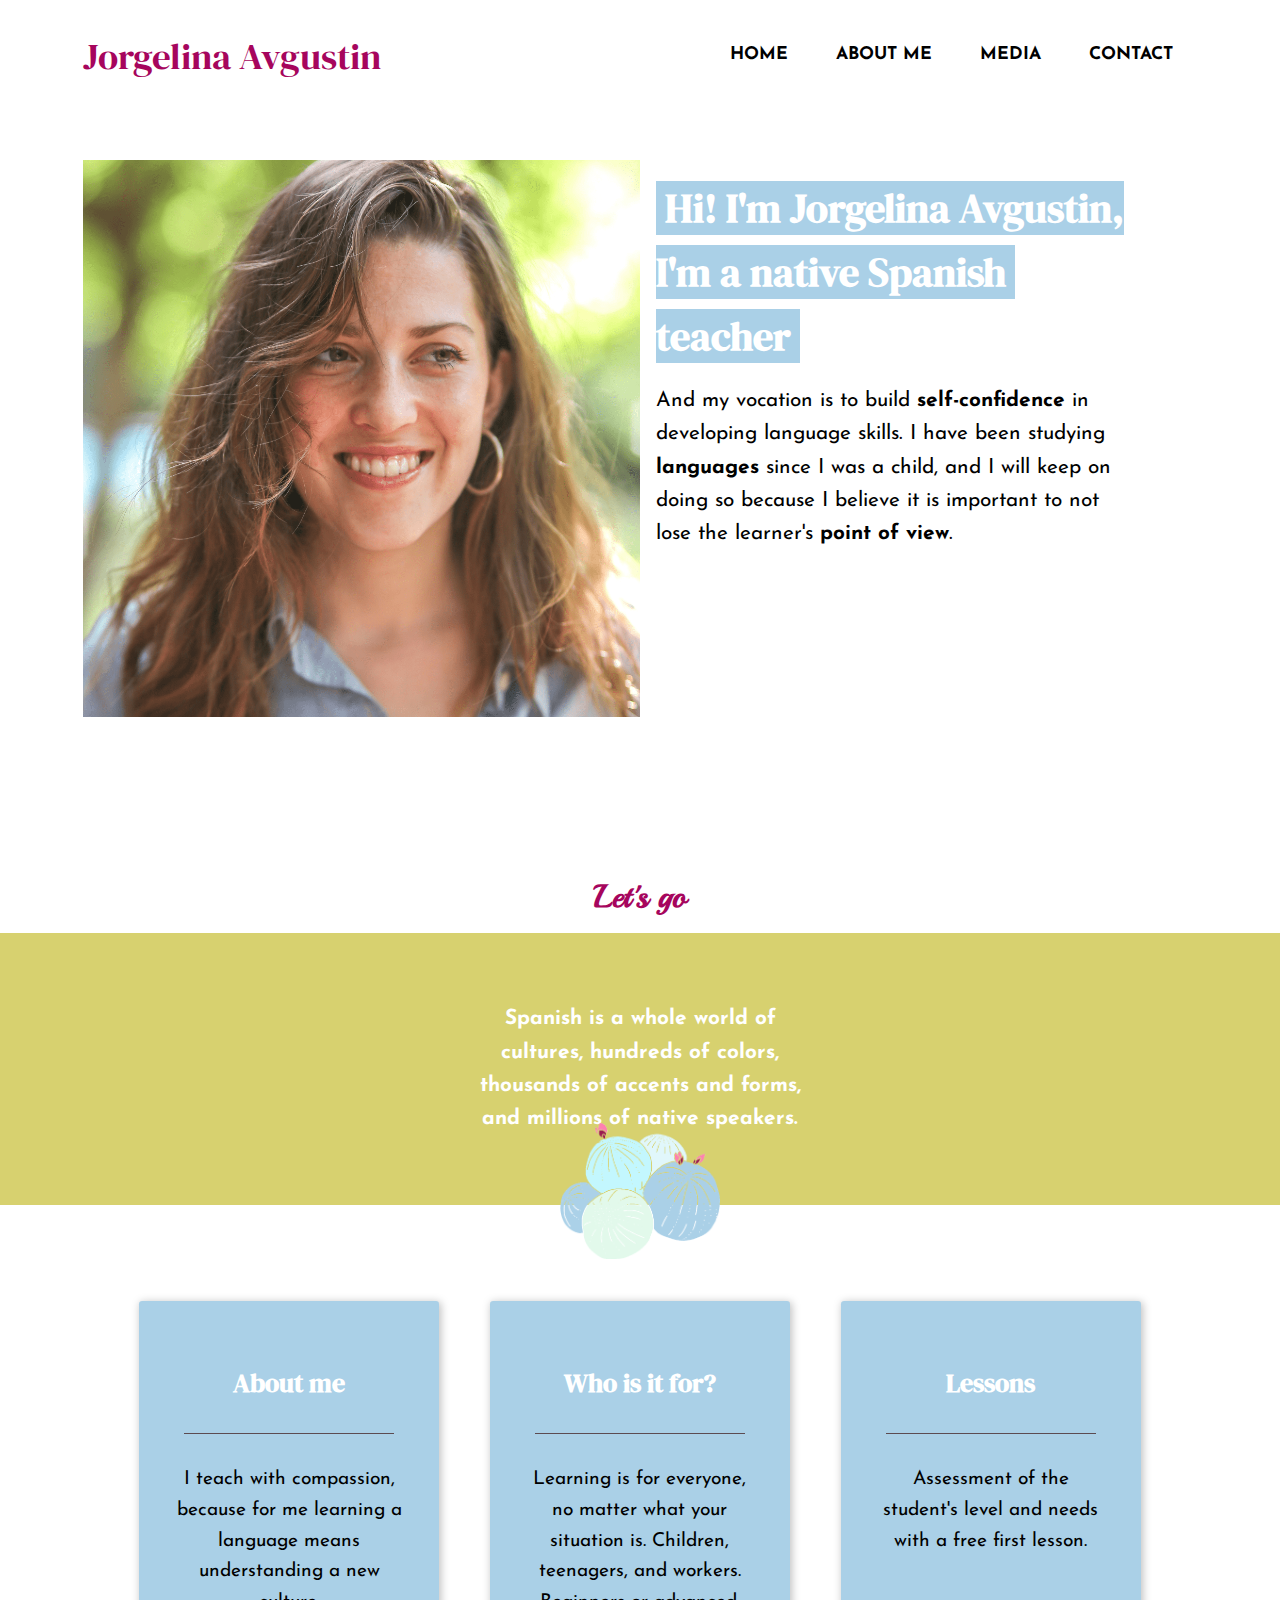
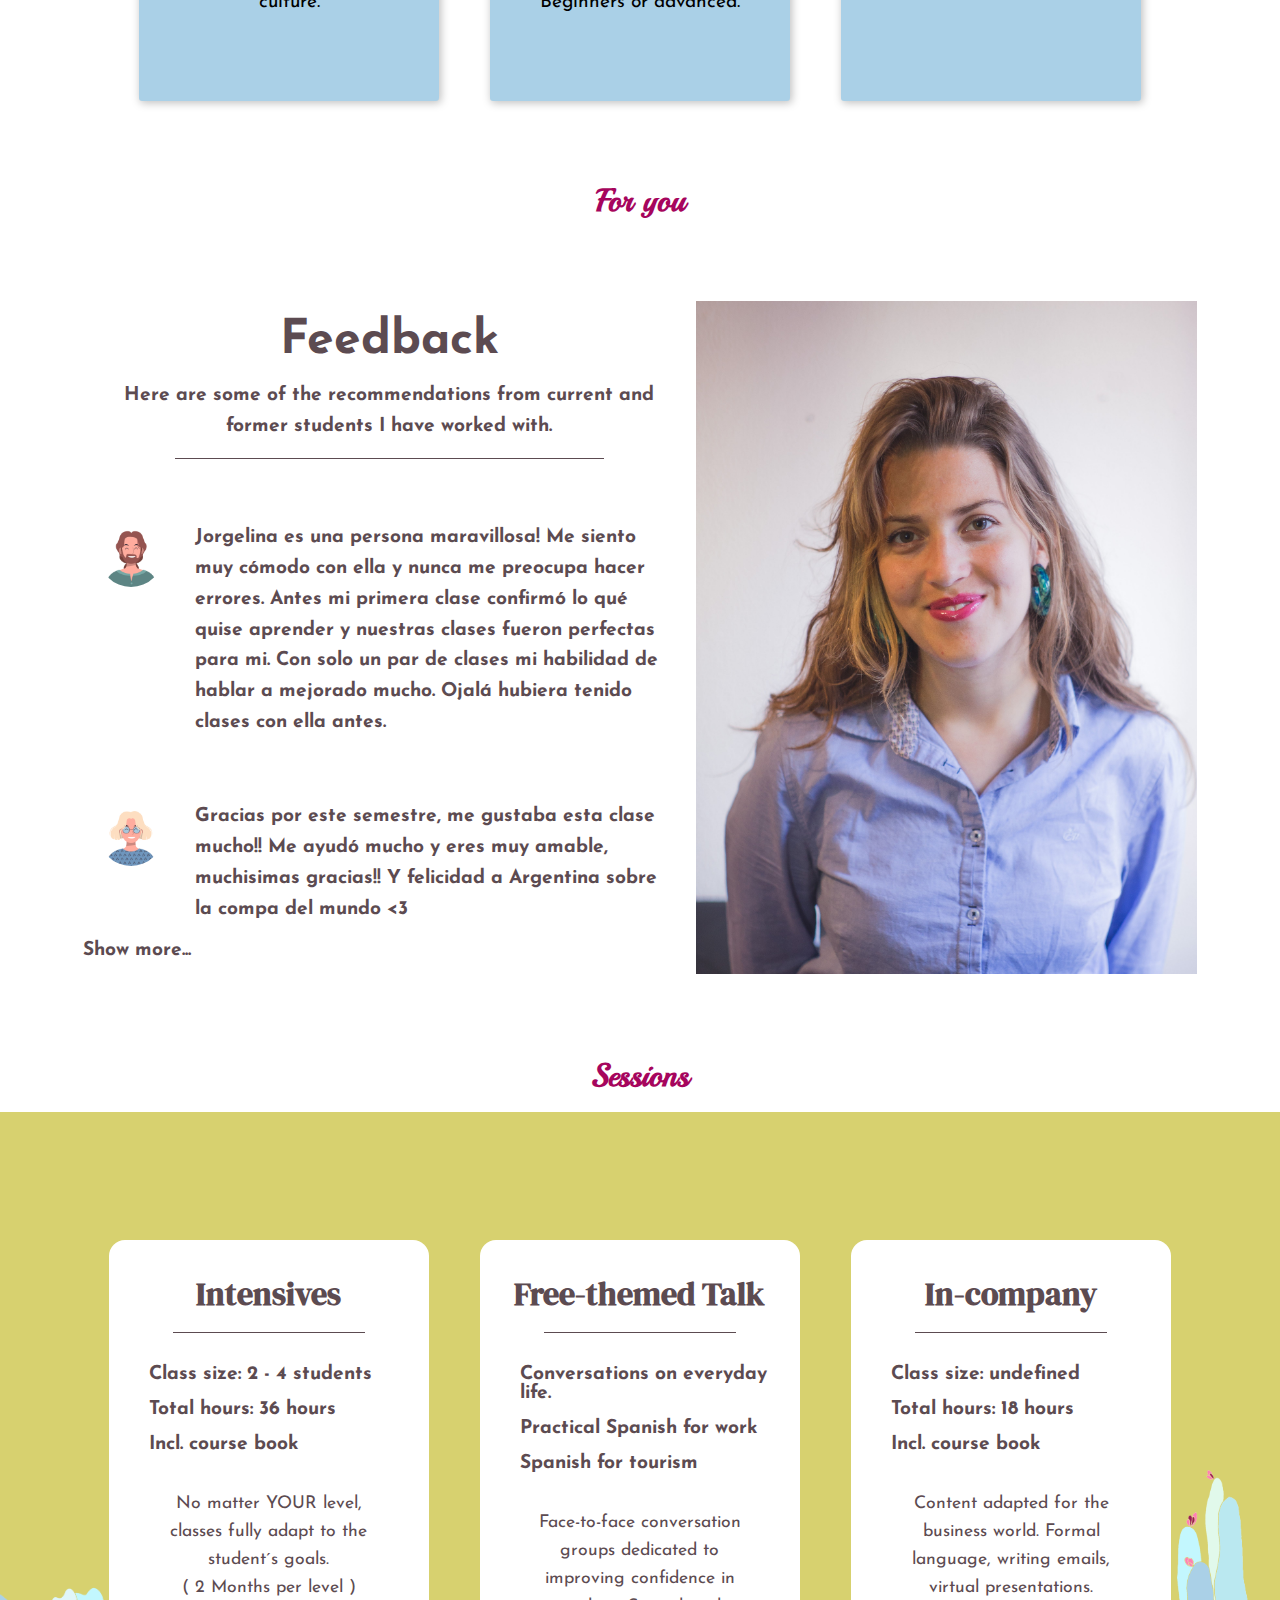
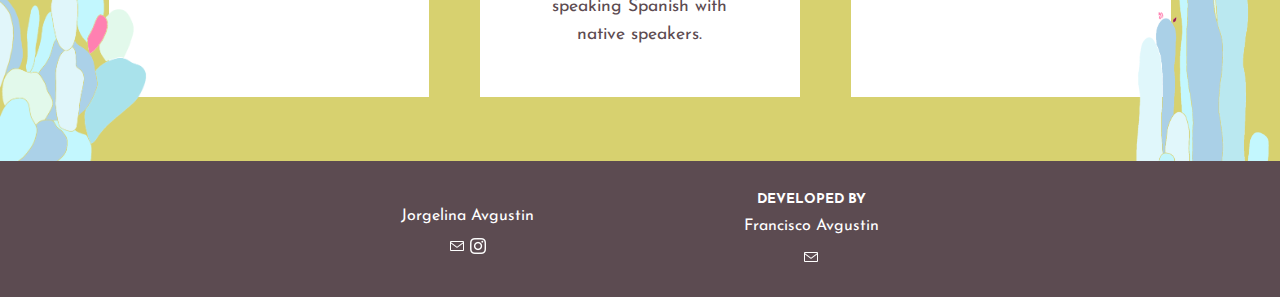
<file: index.html>
<!DOCTYPE html>
<html lang="en">
<head>
    <meta charset="UTF-8">
    <meta name="viewport" content="width=device-width, initial-scale=1.0">
    <link rel="stylesheet" href="style.css">
    
    <link href="https://fonts.googleapis.com/css2?family=Great+Vibes&family=Josefin+Sans:wght@200&display=swap" rel="stylesheet">
    <link rel="preconnect" href="https://fonts.googleapis.com">
    <link rel="preconnect" href="https://fonts.gstatic.com" crossorigin>
    <link href="https://fonts.googleapis.com/css2?family=DM+Serif+Display&family=Great+Vibes&family=Josefin+Sans:wght@200&display=swap" rel="stylesheet">
    <link rel="preconnect" href="https://fonts.googleapis.com">
    <link rel="preconnect" href="https://fonts.gstatic.com" crossorigin>
    <link href="https://fonts.googleapis.com/css2?family=DM+Serif+Display&family=Great+Vibes&family=Josefin+Sans:wght@200&family=Playball&display=swap" rel="stylesheet">
    
    <title>Jorgelina | Spanish teacher</title>
    <meta name="Jorgelina Avgustin" content="Jorgelina Avgustin, Spanish teacher" >

    <link rel="favicon" href="Assets/redonditos (sin fondo).png">
</head>
<body>
    <header class="header">
        <sectiom class="container">
            <div class="logo ">
               <a href="index.html">Jorgelina Avgustin</a>
            </div>
            <button class="menu-btn">
                <svg xmlns="http://www.w3.org/2000/svg" width="40" height="30" viewBox="0 0 24 24"><path d="M4 6H20V8H4zM4 11H20V13H4zM4 16H20V18H4z"/></svg>
                <svg class="none" xmlns="http://www.w3.org/2000/svg" width="40" height="40" viewBox="0 0 24 24"><path d="M16.192 6.344L11.949 10.586 7.707 6.344 6.293 7.758 10.535 12 6.293 16.242 7.707 17.656 11.949 13.414 16.192 17.656 17.606 16.242 13.364 12 17.606 7.758z"/></svg>
            </button>
            <nav class="menu ">
                <a href="index.html">HOME</a>
                <a href="about.html">ABOUT ME</a>
                <a href="media.html">MEDIA</a>
                <a href="contact.html">CONTACT</a>
            </nav>
        </sectiom> 
    </header>
    <section class="home">
        <div class="container">
           
            <div class="home-content">
                <img src="Assets/1-min.png" alt="">
                <article class="margin1"><h1> Hi! I'm Jorgelina Avgustin,
I'm a native Spanish teacher 
</h1>
                            <p class="padding-t1">And my vocation is to build <b>self-confidence</b> in developing language skills. 
                                I have been studying <b>languages</b> since I was a child, and I will keep on doing so because I believe it is important to not lose the learner's <b>point of view</b>. 
                            </p>
                           </article>

            </div>
        </div>

    </section>
    <h2 class="text-center">Let's go</h2>
    <section class="section2 text-center">
        
        <article class="informacion1">
            <div class=" container">
                <p class="margin1">Spanish is a whole world of cultures, hundreds of colors, thousands of accents and forms, 
                    and millions of native speakers.</p>
            </div>
            <img src="./Assets/redonditos (sin fondo).png" alt="">
        </article>


        <div class="container ">

            <div class="cards">
                <aside class="about box-shadow-1">
                    <h3>About me</h3>
                    <div class="hr"></div>
                    <p>I teach with compassion, because for me learning a language means understanding a new culture.</p>
                
            </aside>
      


            <aside class="about box-shadow-1 ">
                    <h3>Who is it for?</h3>
                    <div class="hr"></div>
                    <p>Learning is for everyone, no matter what your situation is.  Children, teenagers, and workers. 
                        Beginners or advanced. </p>
                
            </aside>
      

        
            <aside class="about  box-shadow-1">
                    <h3>Lessons </h3>
                    <div class="hr"></div>
                    <p>    Assessment of the student's level and needs with a free first lesson.</p>
                
            </aside>


            </div>

        </div>


    </section>
    <h2 class="text-center back-white"> For you</h2>
    <section class="section3">
        
            <div class=" container">
                <article class="informacion3">
                    <div class="opiniones">
                        <h4 class=" text-center ">Feedback</h4>
                        <p class=" text-center margin1">Here are some of the recommendations from current and former <b>students</b> I have worked with. </p>
                        <div class="hr"></div>
                        <aside class="users">
                            <img class="margin1" src="Assets/cara2.jpg" alt="">
                            <p class="padding01">Jorgelina es una persona maravillosa! 
                                Me siento muy cómodo con ella y nunca me preocupa hacer errores. Antes mi primera clase confirmó lo qué quise aprender y nuestras clases fueron perfectas para mi. Con solo un par de clases mi habilidad de hablar a mejorado mucho. Ojalá hubiera tenido clases con ella antes. </p>
                        </aside>
                        <aside class="users">
                            <img  class="margin1" src="Assets/cara1.jpg" alt="">
                            <p class="padding01">Gracias por este semestre, me gustaba esta clase mucho!! Me ayudó mucho y eres muy amable, muchisimas gracias!! Y felicidad a Argentina sobre la compa del mundo <3</p>
                        </aside>
                        <div class=" margin1 container">
                            <a  href="#modal-opiniones"> Show more...</a>
                        </div>
                    </div>

                    <img src="./Assets/IMG_0574-min.jpg" alt="">
            </article>
            </div>
    </section>
    <article class="modal" id="modal-opiniones">
        <div class="modal-content">
            <a href="#close" class="modal-close"><svg xmlns="http://www.w3.org/2000/svg" width="40" height="40" viewBox="0 0 24 24"><path d="M16.192 6.344L11.949 10.586 7.707 6.344 6.293 7.758 10.535 12 6.293 16.242 7.707 17.656 11.949 13.414 16.192 17.656 17.606 16.242 13.364 12 17.606 7.758z"/></svg></a>
            <div class="container text-center">
                <h4>More Feedback</h4>
                <div class="slider-box">
                    <ul>
                        <li><img src="Assets/comentario 3 .png" alt=""></li>
                        <li><img src="Assets/comentario 5.png" alt=""></li>
                        <li><img src="Assets/comentario 6.png" alt=""></li>
                        <li><img src="Assets/comentario4.png" alt=""></li>
                    </ul>
                </div>
            </div>
        </div>
    </article>
    <h2 class="text-center back-white">Sessions</h2>
    <section class="section4">
        <div class="container">
                <div class="cards2">
                    <aside class="card ">
                        <h3 class="text-center">Intensives</h3>
                        <div class="hr"></div>
                        <ul>
                            <li>Class size: 2 - 4 students </li>
                            <LI  class="padding-t1">Total hours: 36 hours</LI>
                            <li  class="padding-t1">Incl. course book</li>
                        </ul>
                        <p class="text-center padding-t1">No matter YOUR level, classes fully adapt to the student´s goals.</p>
                        <p class="text-center">( 2 Months per level )</p>

     
                    </aside>

                    <aside class="card ">
                        <h3 class="text-center">Free-themed Talk</h3>
                        <div class="hr"></div>
                        <ul>
                            <li>Conversations on everyday life. </li>
                            <LI  class="padding-t1">Practical Spanish for work</LI>
                            <li  class="padding-t1">Spanish for tourism</li>
                        </ul>
                        <p class="text-center padding-t1">Face-to-face conversation groups
                            dedicated to improving confidence 
                           in speaking Spanish with native speakers.</p>

     
                    </aside>

                    <aside class="card">
                            <h3 class="text-center">In-company</h3>


                        <div class="hr"></div>
                        <div class="cabecera"></div>
                        <ul>
                            <li>Class size: undefined </li>
                            <LI class="padding-t1">Total hours: 18 hours</LI>
                            <li  class="padding-t1">Incl. course book</li>
                        </ul>
                        <p class="text-center padding-t1">Content adapted for the business world. Formal language, writing emails, virtual presentations.</p>

                    </aside>
                </div>

        </div>
        <img class="cac1" src="Assets/Cactus izquierda (nuevo color sin fondo).png" alt="">
        <img class="cac2" src="Assets/Cactusderecha (color nuevo sin fondo).png" alt="">
    </section>
    <section class="footer">
        <article class="cont-footer">
            <div class="f-info">
                <p>Jorgelina Avgustin</p>
                <div class="redes">
                    <a href="mailto:consueloavgustin@gmail.com"><img src="Assets/correo.png" alt=""></a>
                    <a href="https://www.instagram.com/jorgelina.avst?utm_source=ig_web_button_share_sheet&igsh=ZDNlZDc0MzIxNw==" target="_blank"><img src="Assets/instagram.png" alt=""></a>

                </div>
        </div>
        <div class="f-info">
            <h5> DEVELOPED BY</h5>
            <p>Francisco Avgustin</p>
            <div class="redes">
                <a href="mailto:avgustinfrancisco1@gmail.com"><img src="Assets/correo.png" alt=""></a>
            </div>
    </div>
        </article>

    </section>

    <script src="index.js"></script>
</body>
</html>
</file>
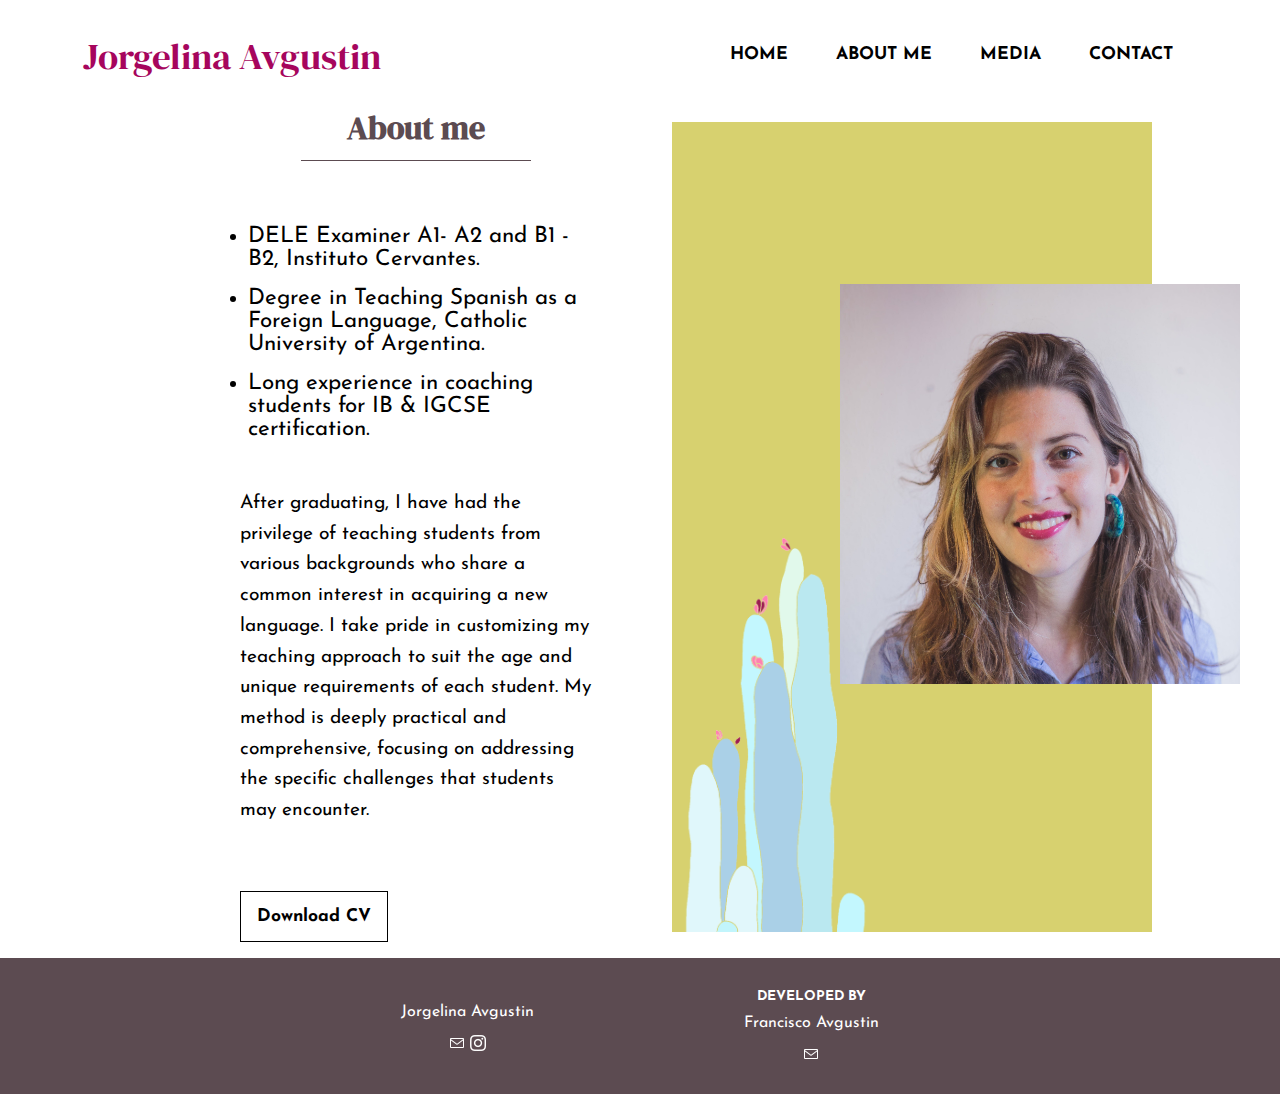
<file: about.html>
<!DOCTYPE html>
<html lang="en">
<head>
    <meta charset="UTF-8">
    <meta name="viewport" content="width=device-width, initial-scale=1.0">
    <link rel="stylesheet" href="style.css">
    
    <link href="https://fonts.googleapis.com/css2?family=Great+Vibes&family=Josefin+Sans:wght@200&display=swap" rel="stylesheet">
    <link rel="preconnect" href="https://fonts.googleapis.com">
    <link rel="preconnect" href="https://fonts.gstatic.com" crossorigin>
    <link href="https://fonts.googleapis.com/css2?family=DM+Serif+Display&family=Great+Vibes&family=Josefin+Sans:wght@200&display=swap" rel="stylesheet">
    <link rel="preconnect" href="https://fonts.googleapis.com">
    <link rel="preconnect" href="https://fonts.gstatic.com" crossorigin>
    <link href="https://fonts.googleapis.com/css2?family=DM+Serif+Display&family=Great+Vibes&family=Josefin+Sans:wght@200&family=Playball&display=swap" rel="stylesheet">
    

    <title>About me</title>
    <meta name="About me" content="Check out my educational experience" >
</head>
<body>
    <header class="header">
        <sectiom class="container">
            <div class="logo ">
               <a href="index.html">Jorgelina Avgustin</a>
            </div>
            <button class="menu-btn">
                <svg xmlns="http://www.w3.org/2000/svg" width="40" height="30" viewBox="0 0 24 24"><path d="M4 6H20V8H4zM4 11H20V13H4zM4 16H20V18H4z"/></svg>
                <svg class="none" xmlns="http://www.w3.org/2000/svg" width="40" height="40" viewBox="0 0 24 24"><path d="M16.192 6.344L11.949 10.586 7.707 6.344 6.293 7.758 10.535 12 6.293 16.242 7.707 17.656 11.949 13.414 16.192 17.656 17.606 16.242 13.364 12 17.606 7.758z"/></svg>
            </button>
            <nav class="menu ">
                <a href="index.html">HOME</a>
                <a href="acerca">ABOUT ME</a>
                <a href="media.html">MEDIA</a>
                <a href="contact.html">CONTACT</a>
            </nav>
        </sectiom> 
    </header>
    <section class="aboutme">
        

        <article class="about1 ">
            <div class="fondo-cont">
                <div class="fondo">
                    <div class="cont-a-img container">
                        <div class="a-img">
                            <img src="Assets/IMG_0565-min.jpg" alt="">
                        </div>
                    </div>
                    <img src="Assets/Cactusderecha (color nuevo sin fondo).png" alt="">
                </div>
            </div>


            <div class="container contenido">
                <div class="text-center"><h1>About me</h1></div>
                <div class="hr"></div>
                <ul>
                    <li>DELE Examiner A1- A2 and B1 - B2, Instituto Cervantes. </li>
                    <li>Degree in Teaching Spanish as a Foreign Language, Catholic University of Argentina. </li>
                    <li>Long experience in coaching students for IB & IGCSE certification.</li>
                </ul>
                <div class="texto">
                    <p>After graduating, I have had the privilege of teaching students from various backgrounds who share a common interest in acquiring a new language. I take pride in customizing my teaching approach to suit the age and unique requirements of each student. My method is deeply practical and comprehensive, focusing on addressing the specific challenges that students may encounter.</p>
                    <a href="" class="btn">Download CV</a>
                </div>
            </div>


        </article>
    </section>
    <section class="footer">
        <article class="cont-footer">
            <div class="f-info">
                <p>Jorgelina Avgustin</p>
                <div class="redes">
                    <a href="mailto:consueloavgustin@gmail.com"><img src="Assets/correo.png" alt=""></a>
                    <a href="https://www.instagram.com/jorgelina.avst?utm_source=ig_web_button_share_sheet&igsh=ZDNlZDc0MzIxNw==" target="_blank"><img src="Assets/instagram.png" alt=""></a>

                </div>
        </div>
        <div class="f-info">
            <h5> DEVELOPED BY</h5>
            <p>Francisco Avgustin</p>
            <div class="redes">
                <a href="mailto:avgustinfrancisco1@gmail.com"><img src="Assets/correo.png" alt=""></a>
            </div>
    </div>
        </article>

    </section>
    <script src="index.js"></script>
</body>
</file>
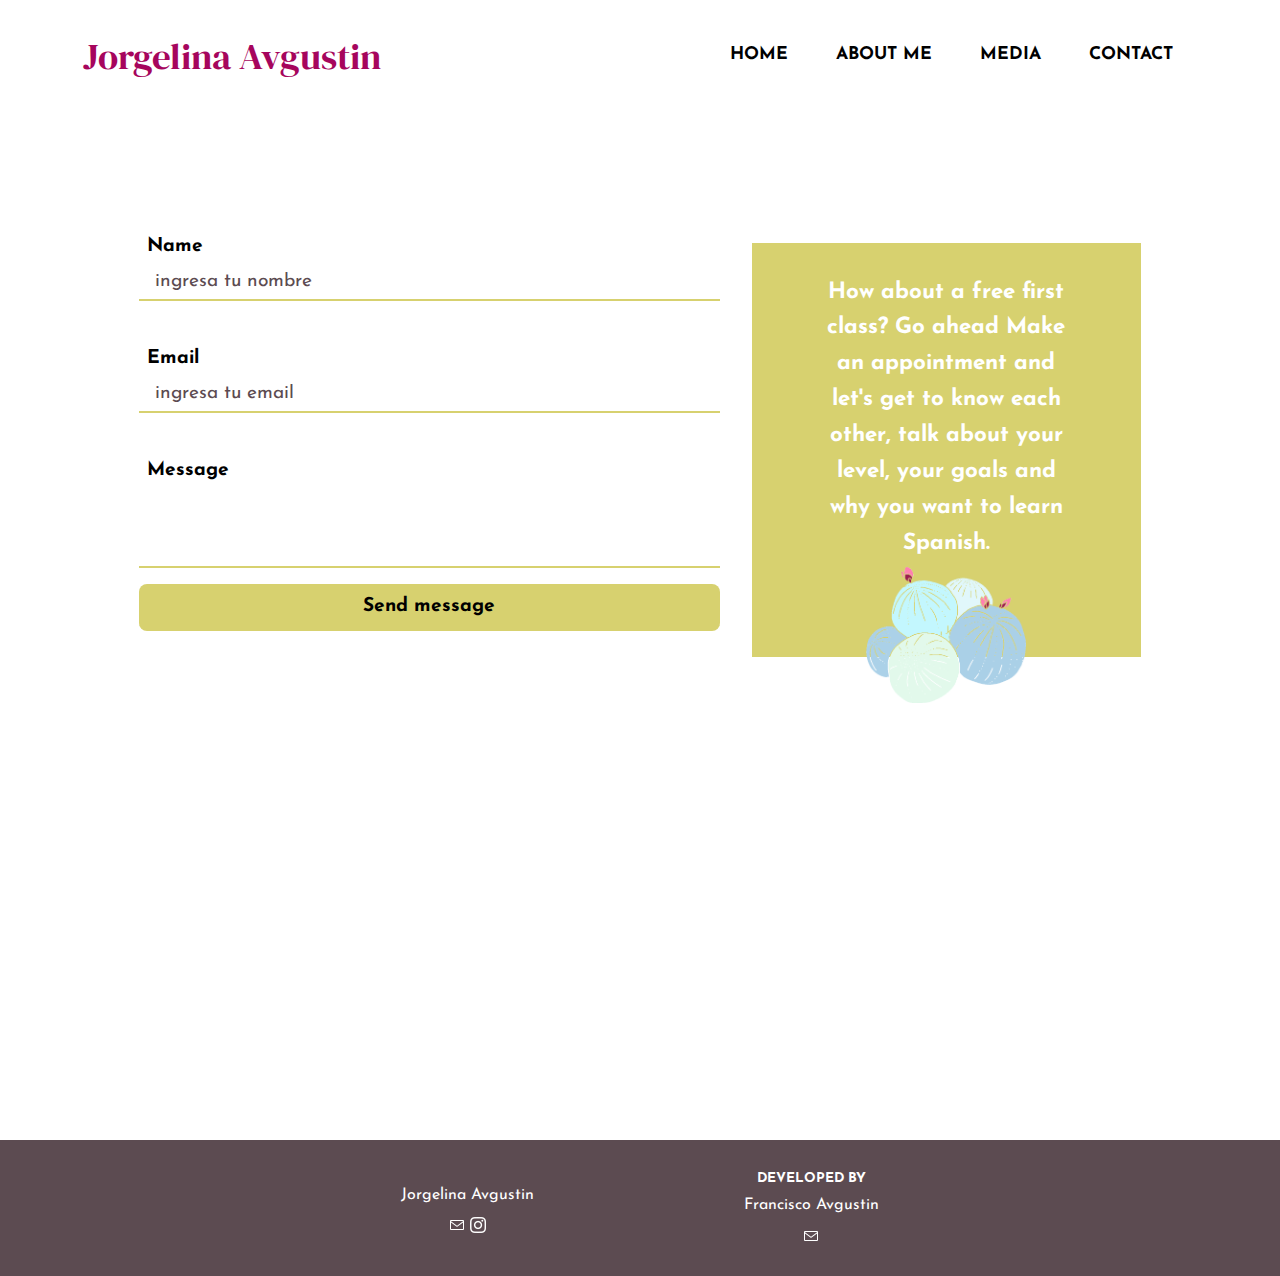
<file: contact.html>
<!DOCTYPE html>
<html lang="en">
<head>
    <meta charset="UTF-8">
    <meta name="viewport" content="width=device-width, initial-scale=1.0">
    <link rel="stylesheet" href="style.css">
    
    <link href="https://fonts.googleapis.com/css2?family=Great+Vibes&family=Josefin+Sans:wght@200&display=swap" rel="stylesheet">
    <link rel="preconnect" href="https://fonts.googleapis.com">
    <link rel="preconnect" href="https://fonts.gstatic.com" crossorigin>
    <link href="https://fonts.googleapis.com/css2?family=DM+Serif+Display&family=Great+Vibes&family=Josefin+Sans:wght@200&display=swap" rel="stylesheet">
    <link rel="preconnect" href="https://fonts.googleapis.com">
    <link rel="preconnect" href="https://fonts.gstatic.com" crossorigin>
    <link href="https://fonts.googleapis.com/css2?family=DM+Serif+Display&family=Great+Vibes&family=Josefin+Sans:wght@200&family=Playball&display=swap" rel="stylesheet">
    
    <title>Write me</title>
    <meta name="Write me" content="Book your first experience in Spanish" >
</head>
<body>
    <header class="header">
        <sectiom class="container">
            <div class="logo ">
               <a href="index.html">Jorgelina Avgustin</a>
            </div>
            <button class="menu-btn">
                <svg xmlns="http://www.w3.org/2000/svg" width="40" height="30" viewBox="0 0 24 24"><path d="M4 6H20V8H4zM4 11H20V13H4zM4 16H20V18H4z"/></svg>
                <svg class="none" xmlns="http://www.w3.org/2000/svg" width="40" height="40" viewBox="0 0 24 24"><path d="M16.192 6.344L11.949 10.586 7.707 6.344 6.293 7.758 10.535 12 6.293 16.242 7.707 17.656 11.949 13.414 16.192 17.656 17.606 16.242 13.364 12 17.606 7.758z"/></svg>
            </button>
            <nav class="menu ">
                <a href="index.html">HOME</a>
                <a href="about.html">ABOUT ME</a>
                <a href="media.html">MEDIA</a>
                <a href="contact.html">CONTACT</a>
            </nav>
        </sectiom> 
    </header>
    
    <section class="contact-container">
        <div class="container">
            <div class="contact-container">
        <article class="contact">
            
            <form   action="https://getform.io/f/db6de031-e043-4b5d-9590-c822354a6360" method="POST" 
                    class="contact-form ">
                <label for="">Name</label>
                <input type="text" name="name" placeholder="ingresa tu nombre" title="el nombre solo acepta letras y espacios en blanco" pattern="^[A-Za-zÑñÁáÉéÍíÓóÚúÜü\s]+$" required>
                <label for="">Email</label>
                <input type="email" name="email" placeholder="ingresa tu email" title="email incorrecto"
                pattern="^[a-z0-9]+(\.[_a-z0-9]+)*@[a-z0-9-]+(\.[a-z0-9-]+)*(\.[a-z]{2,15})$" required>
                <label for="">Message</label>
                <textarea name="comments" cols="50" rows="10"  required></textarea>
                <input class="btn" type="submit" value="Send message">
                
                

            </form>
        </article>
   
        <article class="contact-info text-center">
            <p>How about a free first class? Go ahead
                Make an appointment and let's get to know each other, 
                talk about your level, your goals and why you want to learn Spanish.</p>
                <img src="./Assets/redonditos (sin fondo).png" alt="">
        </article>
    </div>
    </div>
    
    </section>
    <section class="footer">
        <article class="cont-footer">
            <div class="f-info">
                <p>Jorgelina Avgustin</p>
                <div class="redes">
                    <a href="mailto:consueloavgustin@gmail.com"><img src="Assets/correo.png" alt=""></a>
                    <a href="https://www.instagram.com/jorgelina.avst?utm_source=ig_web_button_share_sheet&igsh=ZDNlZDc0MzIxNw==" target="_blank"><img src="Assets/instagram.png" alt=""></a>

                </div>
        </div>
        <div class="f-info">
            <h5> DEVELOPED BY</h5>
            <p>Francisco Avgustin</p>
            <div class="redes">
                <a href="mailto:avgustinfrancisco1@gmail.com"><img src="Assets/correo.png" alt=""></a>
            </div>
    </div>
        </article>

    </section>

    <script src="index.js"></script>
</body>
</html>
</file>
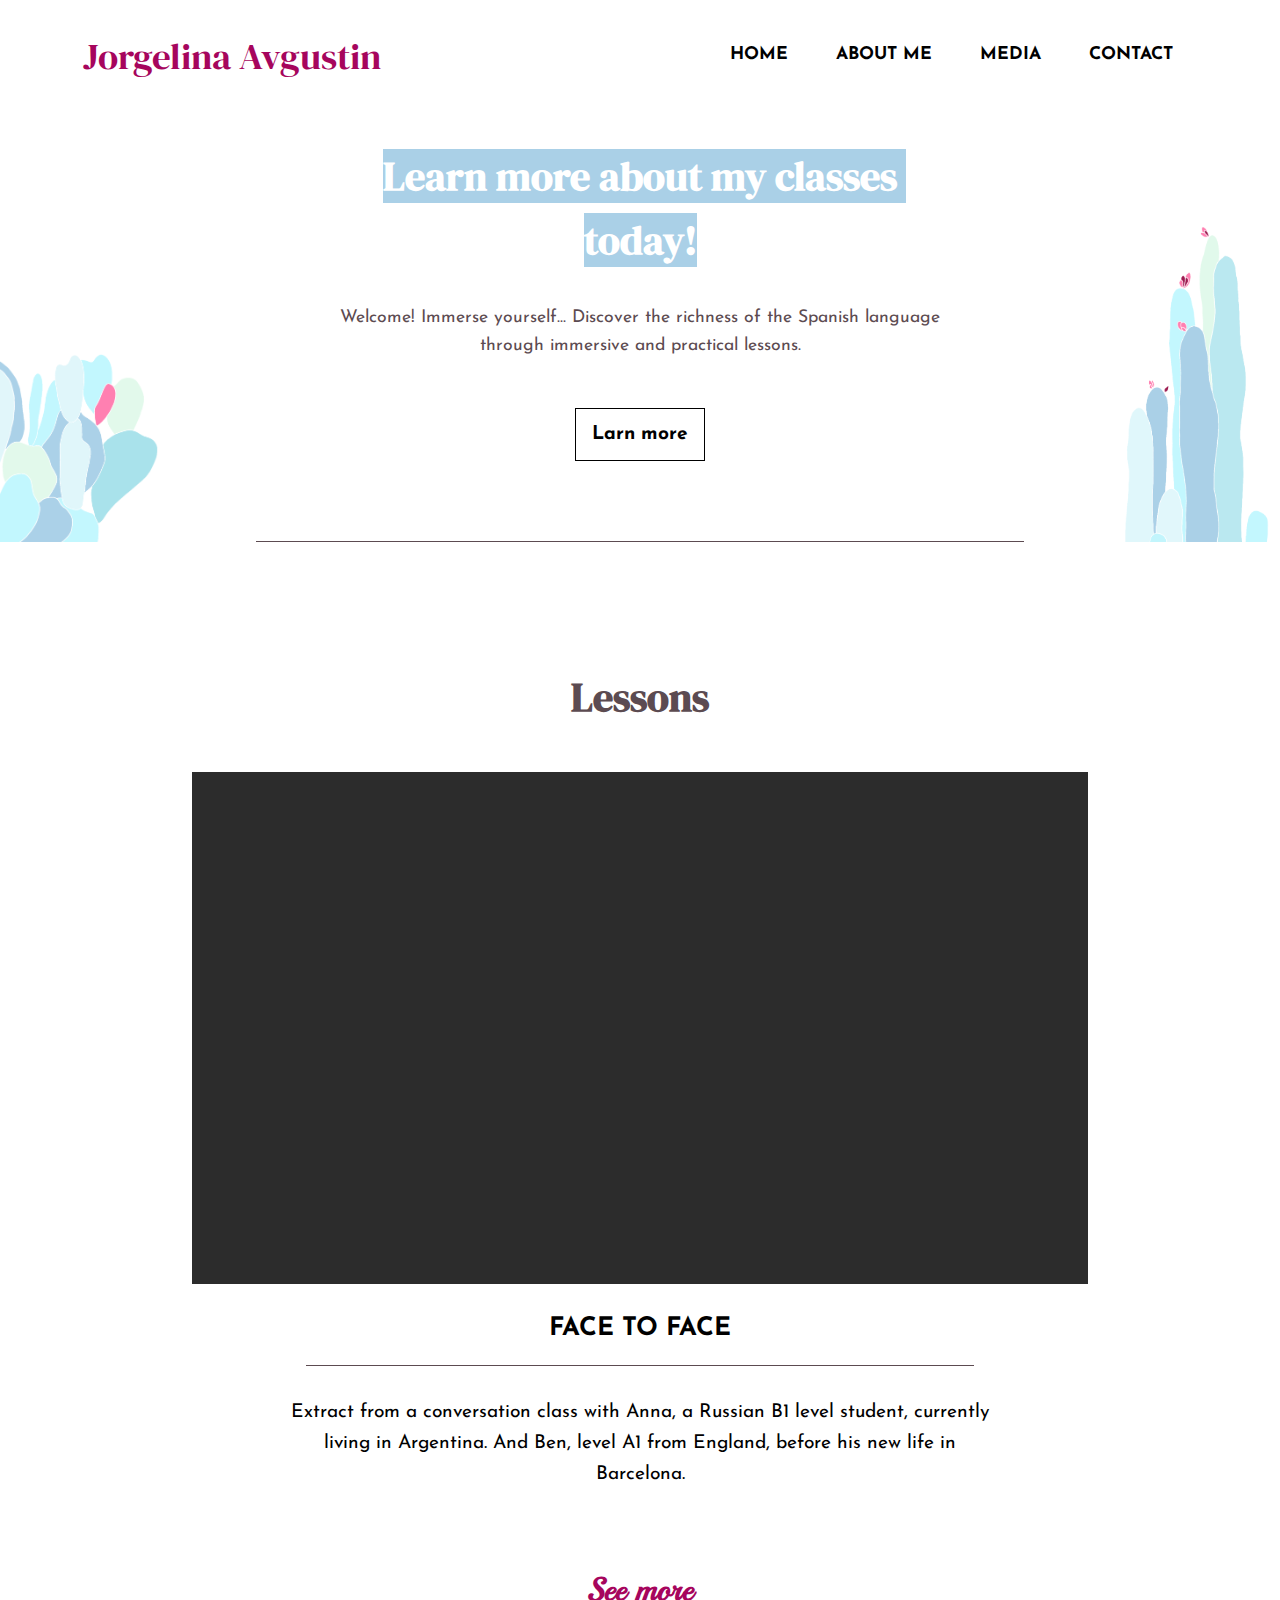
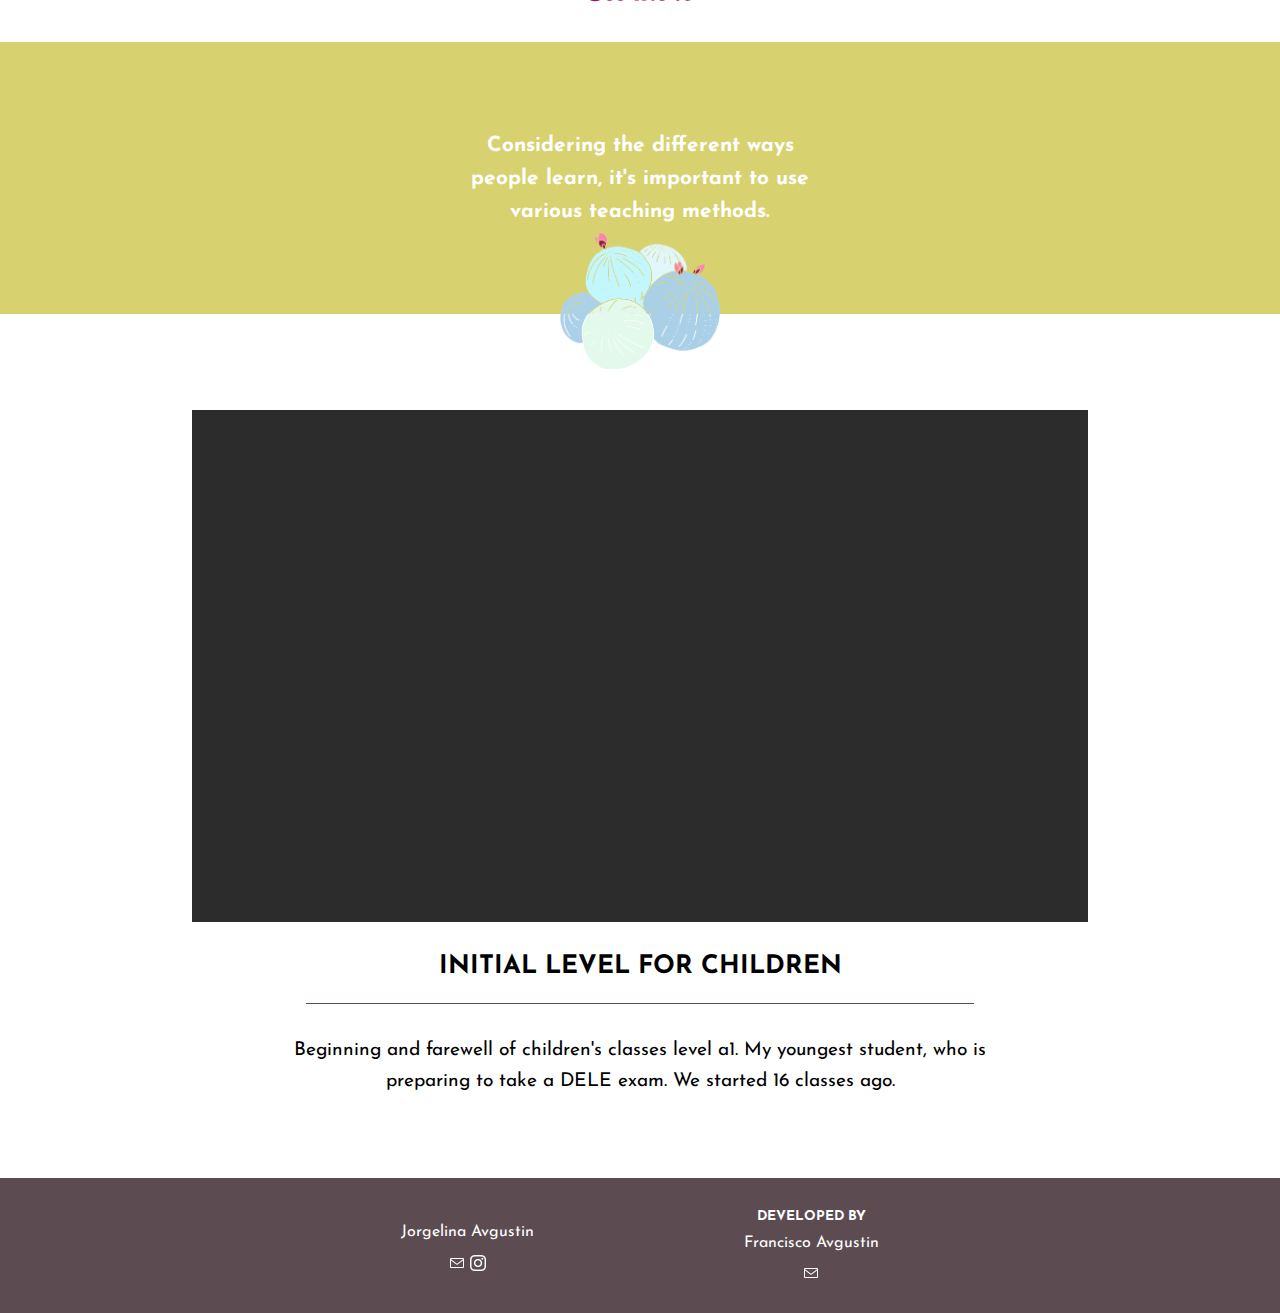
<file: media.html>
<!DOCTYPE html>
<html lang="en">
<head>
    <meta charset="UTF-8">
    <meta name="viewport" content="width=device-width, initial-scale=1.0">
    <link rel="stylesheet" href="style.css">
    
    <link href="https://fonts.googleapis.com/css2?family=Great+Vibes&family=Josefin+Sans:wght@200&display=swap" rel="stylesheet">
    <link rel="preconnect" href="https://fonts.googleapis.com">
    <link rel="preconnect" href="https://fonts.gstatic.com" crossorigin>
    <link href="https://fonts.googleapis.com/css2?family=DM+Serif+Display&family=Great+Vibes&family=Josefin+Sans:wght@200&display=swap" rel="stylesheet">
    <link rel="preconnect" href="https://fonts.googleapis.com">
    <link rel="preconnect" href="https://fonts.gstatic.com" crossorigin>
    <link href="https://fonts.googleapis.com/css2?family=DM+Serif+Display&family=Great+Vibes&family=Josefin+Sans:wght@200&family=Playball&display=swap" rel="stylesheet">
    

    <title>Lessons</title>
    <meta name="Lessons" content="Learn more about my classes today!" >
</head>
<body>
    <header class="header">
        <section class="container">
            <div class="logo ">
               <a href="index.html">Jorgelina Avgustin</a>
            </div>
            <button class="menu-btn">
                <svg xmlns="http://www.w3.org/2000/svg" width="40" height="30" viewBox="0 0 24 24"><path d="M4 6H20V8H4zM4 11H20V13H4zM4 16H20V18H4z"/></svg>
                <svg class="none" xmlns="http://www.w3.org/2000/svg" width="40" height="40" viewBox="0 0 24 24"><path d="M16.192 6.344L11.949 10.586 7.707 6.344 6.293 7.758 10.535 12 6.293 16.242 7.707 17.656 11.949 13.414 16.192 17.656 17.606 16.242 13.364 12 17.606 7.758z"/></svg>
            </button>
            <nav class="menu ">
                <a href="index.html">HOME</a>
                <a href="about.html">ABOUT ME</a>
                <a href="media.html">MEDIA</a>
                <a href="contact.html">CONTACT</a>
            </nav>
        </section> 
    </header>

    <section class="media1">
        <article class="m-cabecera">
              <div class="container">
                <div class="cont-cabecera">
                    <h1 class="m-h1" >Learn more about my classes today!</h1>
                    <p class="">Welcome! Immerse yourself... Discover the richness of the Spanish language through immersive and practical lessons.</p>
                    <a href="contact.html" class="btn margin1">Larn more</a>
                </div>
              </div>
              <img class="cac1" src="Assets/Cactus izquierda (nuevo color sin fondo).png" alt="">
              <div class="hr"></div>
              <img class="cac2" src="Assets/Cactusderecha (color nuevo sin fondo).png" alt="">
        </article>
        

            <h2>Lessons</h2>
        
    </section>
    <section class="cont-videos">
        <article class="videos  ">
    
            <div class="video  ">
                <div class="cont-video">
                    <iframe src="https://www.youtube.com/embed/m6_vVrTEmCw" title="CLASE ANNA Y BEN" frameborder="0" allow="accelerometer; autoplay; clipboard-write; encrypted-media; gyroscope; picture-in-picture; web-share" allowfullscreen></iframe>
                </div>
            </div>
            <div class="sinopsis container text-center">
                <h3>FACE TO FACE</h3>
                <div class="hr"></div>
                <p>Extract from a conversation class with Anna, a Russian B1 level student, currently living in Argentina. And Ben, level A1 from England, before his new life in Barcelona. </p>
            </div>
        </article>
            <div class=" container text-center margin1">
               <h2>See more</h2>
            </div>
            <article class="informacion1">
                <div class=" container  text-center">
                    <p class="margin1">Considering the different ways people learn, it's important to use various teaching methods.</p>
                </div>
                <img src="./Assets/redonditos (sin fondo).png" alt="">
            </article>
        <article class="videos  ">
            <div class="video  ">
                <div class="cont-video">
                    <iframe  src="https://www.youtube.com/embed/cd8aST1OFC0" title="AZELEA LESSON" frameborder="0" allow="accelerometer; autoplay; clipboard-write; encrypted-media; gyroscope; picture-in-picture; web-share" allowfullscreen></iframe>
                </div>
            </div>
            <div class="sinopsis container text-center ">
                <h3>INITIAL LEVEL FOR CHILDREN</h3>
                <div class="hr"></div>
                <p>Beginning and farewell of children's classes level a1. My youngest student, who is preparing to take a DELE exam. We started 16 classes ago. </p>
            </div>
        

        </article>
    </section>    
    <section class="footer">
        <article class="cont-footer">
            <div class="f-info">
                <p>Jorgelina Avgustin</p>
                <div class="redes">
                    <a href="mailto:consueloavgustin@gmail.com"><img src="Assets/correo.png" alt=""></a>
                    <a href="https://www.instagram.com/jorgelina.avst?utm_source=ig_web_button_share_sheet&igsh=ZDNlZDc0MzIxNw==" target="_blank"><img src="Assets/instagram.png" alt=""></a>

                </div>
        </div>
        <div class="f-info">
            <h5> DEVELOPED BY</h5>
            <p>Francisco Avgustin</p>
            <div class="redes">
                <a href="mailto:avgustinfrancisco1@gmail.com"><img src="Assets/correo.png" alt=""></a>
            </div>
    </div>
        </article>

    </section>


    <script src="index.js"></script>
</body>
</html>
</file>
<file: style.css>
/* *********** Custom Properties ********** */
:root{
    --light-blue-color:#d7d16f;
    --blue-color:#aad0e7;
    --footer-color:#34495e;
    --gray-color:#fffff;
    --darkk-color:#5c4b51;
    --orange-color:#a6055d;
    --light-red-color:#0e0d0d;
    --header-height:5rem;
    --max-width:70%;
    --font: "Josefin Sans", sans-serif;
  }
  
  
  /* *********** Resets ********** */
  html {
      box-sizing: border-box;
      font-family: var(--font);
      font-size: 16px;
      scroll-behavior: smooth;
    }
    
    *,
    *::after,
    *::before {
      box-sizing: inherit;
    }
    
    body {
      margin: 0;
      overflow-x: hidden;
      color: var(--text-color);
    }
    
    a {
      color: var(--link-color);
      text-decoration: none;
    }
    
  
    
    h1 {
      margin: 0;
      font-size: 2rem;
    }
    
    h2 {
      margin: 0;
      font-size: 1.5rem;
    }
    
    h3 {
      margin: 0;
      font-size: 1.25rem;
    }
    
    h4 {
      margin: 0;
      font-size: 1rem;
    }
    
    h5 {
      margin: 0;
      font-size: 0.85rem;
    }
    
    h6 {
      margin: 0;
      font-size: 0.7rem;
    }
    
    img {
      width: 100%;
      height: auto;
    }
    
    p {
      line-height: 1.6;
      margin: 0;
    }
    /* *********** Utilities ********** */
    .btn{
      margin-top: 1rem;
      padding:  1rem 1rem;
      border-radius: 0rem;
      border: thin solid #000;
      display: inline-block;
      text-align: center;
      text-decoration: none;
      color: #000;
      
      font-size: 1.2rem;
      font-weight: bold;
      
      transition: all .4s ease-in .1s;
    }
    .btn:hover{
      background-color: var(--darkk-color);
      color: #fff;
    }



    .top50{
      position: absolute;
      top: 50%;
    }
    .text-felt{
      text-align: left;
    }
    .text-center{
      text-align: center;
    }
    .text-right{
      text-align: right;
    }
    .padding1{
      padding: 1rem;
    }
    .padding01{
      padding: 0 1rem;
    }
    .padding-b1{
      padding-bottom: 1rem;
    }
    .padding-t1{
      padding-top: 1rem;
    }
    .margin1{
      margin: 1rem;
    }
   .none{
      display: none;
  }
  .box-shadow-1{
    box-shadow: 0.10rem 0.10rem .5rem rgba(0, 0, 0,0.25); 
  }
  .font-2{
    font-size: 1.1rem;
  }
  .back-white{
    background-color: white;
  }
  .container{
    width: 90%;
    margin-left: auto;
    margin-right: auto;
  }
  @media screen and (min-width:720px){
    .container{
      width: 60%;
    }
  }
  /* *********** Modal ********** */

.modal{
  position: fixed;
  z-index: 999;
  top: 0;
  right: 0;
  left: 0;
  bottom: 0;
  display: flex;
  justify-content: center;
  align-items: center;
  background-color: rgba(0, 0, 0, 0.322);
  transition: all 1s;
  opacity: 0;
  pointer-events: none;
}
.modal-content{
  position: relative;
  background-color: #fff;
  border-radius: .5rem;
  width: 90%;
  height: 80vw;
  padding-top: 3rem;
}
.modal-close{
  position: absolute;
  top: .5rem;
  right: .5rem;
}
.modal#modal-opiniones:target{
  opacity: 1;
  pointer-events: auto;
}

@media screen and (min-width:768px){
  .modal-content{
    width: 70%;
    height: 60vw;
  }
}
@media screen and (min-width:1024px){ 
  .modal-content{
    width: 40%;
    height: 34vw;
  }
}

  /* *********** Menu   ///   Header ********** */

.menu-btn{
  
    border: 0;
    cursor: pointer;
    background-color: var(--second-color);
  }
  .menu-btn svg{
    fill: var(--orange-color);
  }
  
  
  
  
  
  
  .menu{
      position: fixed;
      left: 0;
      bottom: var(--header-height);
      width: 100%;
      background-color:#fff;
      display: flex;
      flex-direction: column;
      top: var(--header-height);
      height: 16rem;
      pointer-events: none;
      z-index: 999;
  

      clip-path: inset(0 0 100% 0);
      transition: clip-path .7s ease;
  }
  
  .menu.is-active{
    clip-path: inset(0 0 0 0);
    pointer-events: auto;
    box-shadow: 0.10rem 0.10rem .5rem rgba(0, 0, 0,0.25); 
    }
  
  .menu a{
    color: var(--dark-color);
    margin: 1.5rem;
    font-size: 1rem;
    text-decoration: none;
    font-family: 'Josefin Sans', sans-serif;
    font-weight: bold;

  }


    /*header*/
    .header{
      
      left: 0;
      top: 0;
      z-index: 999;
      padding: .6rem;
      width: 100%;
      height: var(--header-height);
      background-color:var(--gray-color);
  }
  .header> .container{
    margin-top: .8rem;
    display: flex;
    justify-content: space-between;
    align-items: center;
    width: 100%;
    }
  .logo{
    
    font-size: 7vw;
    color: var(--orange-color);
    font-family: 'DM Serif Display', serif;
  }


  @media screen and (min-width:500px){
    .logo{
      font-size: 2.3rem;
    }

  
  }
  
  @media screen and (min-width:1024px){
    .menu-btn{
      display: none;
    }
    .menu{
      position: static;
      clip-path: inset(0 0 0 0);
      pointer-events: auto;
      width: auto;
      flex-direction: row;

      height: 32%;

    }
    .none{
      display: inline;
    }
    .menu a{
      font-size: 1.1rem;
    }
    .header > .container{
      justify-content: space-between;
    }
    .menu a{
      padding-bottom: .2rem;
      position: relative;
    }
    .menu a::after{
      content: "";
      position: absolute;
      width: 0;
      bottom: 0;
      height: .10rem;
      background-color: #000;
      left: 50%;
      transition: width 0.5s ease, left 0.5s ease, right 0.5s ease 
    }
    .menu a:hover::after{
      width: 100%;
      left: 0;
    }    .menu a::after{
      content: "";
      position: absolute;
      width: 0;
      bottom: 0;
      height: .10rem;
      background-color: #000;
      left: 50%;
      transition: width 0.5s ease, left 0.5s ease, right 0.5s ease 
    }
    .menu a:hover::after{
      width: 100%;
      left: 0;
    }
    }
  
  /* *********** Footer ********** */
    .footer{
      padding-top: 2rem;
      background-color: var(--darkk-color);
      color: #fff;

    }
    .cont-footer{
      display: flex;
      align-items: center;
      justify-content: center;
      flex-direction: column;
      margin-left: auto;
      margin-right: auto;
    }
    
    .footer a{
    font-size: 1.5rem;
    font-family: 'DM Serif Display', serif;
    }
    .f-info{
    text-align: center;
    margin-bottom: 1.5rem;
    }
    .f-info img{
    width: 1rem;
    }
    .f-info h5{
      margin-bottom: .5rem;
    }
    @media screen and (min-width:1024px){ 

      .cont-footer{
        width: 70%;
        flex-direction: row;
        justify-content: space-evenly;
      }
    }

/* ************** Styles ************** */ 




  /* ************** HOME ************** */ 

.home{
  padding-top: 5rem;
  padding-bottom: 7rem;
  background-color: var(--gray-color);
}

h1{
  font-size: 2rem;
  font-family: 'DM Serif Display', serif;
  font-weight: bolder;
  background-color: var(--blue-color);
  color: #fff;
  display: inline;
  line-height : 3rem;
  white-space: pre-wrap;
}

/* ////////////////HOME MEDIA QUERY//////////// */ 

@media screen and (min-width:768px){
.home-content img{
  width: 50%;
  height: auto;
}
.home-content{
  display: flex;
  flex-direction: row;

}
.home-content article{
  max-width: 30rem;
  
}
.container{
  margin-left: auto;
  margin-right: auto;
  width: 100%;
  max-width:740px;
}

}
  @media screen and (min-width:1024px){ 
      .home-content img{
        padding-bottom: 3rem;
      }
      h1{
        font-size: 2.5rem;
        line-height : 4rem;
      }
      .home-content p{
        font-size: 1.3rem;
      }
      .container{
        margin-left: auto;
        margin-right: auto;
        width: 100%;
        max-width:1114px;
      }
  }


/************ section2 ********* */
.section2{
  margin-bottom: 5rem;
}
h2{
  font-size: 2rem;
  color: var(--orange-color);
  background-color: var(--gray-color);
  font-family: 'Playball', 'cursive';
  padding-bottom: 1rem;
}
.informacion1{
  background-color: var(--light-blue-color);
  color: #fff;
  font-weight: bold;
  font-size: 1.3rem;

  margin-bottom: 6rem;
  height: 17rem;

  position: relative;
  display: flex;
  
  justify-content: center;
  align-items: center;
}


.informacion1>img{
  position: absolute;
height: auto;
width: 10rem;
padding: 0;
margin: 0;
bottom: -20%;
}


.about{
  border-radius: .2rem;
  background-color: var(--blue-color);
  padding-top: 4rem;
  padding-bottom: 2rem;
  margin-top: 4rem;
  margin-left: auto;
  margin-right: auto;
  width: 100%;
  height: 25rem;
  transition: transform 1s ease 0s;
}
.about:hover{
  transform: translateY(-2rem);
}








.about p{
  margin: 2rem;
  color: #000;
  font-size: 1.2rem;
}
.about h3{
  font-size: 1.6rem;
  font-family: 'DM Serif Display', serif;
  font-weight: bolder;
  color: #fff;
  display: inline;
}
.about .hr{
  width: 70%;
  margin-left: auto;
  margin-right: auto;
  height:  .1px;
  background-color: #5c4b51;
  margin-top: 2rem;
}

/* ////////////////SECTION2 MEDIA QUERY//////////// */ 


@media screen and (min-width:768px){
.informacion1{
  height: 15rem;
  
}
.about{
  width: 60%;
}
}


@media screen and (min-width:1024px){ 
  .cards{
    display: grid;
    grid-template-columns: repeat(3,30%);
    justify-content: space-between;
    align-items: center;
  }
  .informacion1{
    height: 17rem;
  }
  .informacion1 .container{
    width: 30%;
  }
  .about{
    margin-top: 0;
    width: 100%;
  }
  .cards{
    margin-left: auto;
    margin-right: auto;
    width: 90%;
  }
}
/************ section3 ********* */
.section3{
  background-color: #fff;
}
.informacion3{
  
  color: var(--darkk-color);
  font-weight: bold;
  font-size: 1.2rem;
  padding-top: 2rem;
}
.informacion3 h4{
  font-size: 3rem;
}
.informacion3 .hr{
  background-color:var(--darkk-color);
  height: 1px;
  width: 80%;
  margin-left: auto;
  margin-right: auto;
}
.informacion3 img{
  margin-top: 2rem;
}
.users img{
 max-width: 4rem;
 border-radius: 50%;
}
.informacion3:nth-last-child(1){
  padding-bottom: 5rem;
}


.slider-box{
  width: 100%;
  height: auto;
  margin: 1rem auto 0;
  overflow: hidden;
}
.slider-box ul{
  display: flex;
  padding: 0;
  width: 400%;
  animation: slide 20s infinite alternate ease-in-out;
}
.slider-box li{
  width: 100%;
  list-style: none;
}
.slider-box img{
  width: 100%;
  
}
@keyframes slide {
  0%{margin-left: 0;}
  20%{margin-left: 0;}

  25%{margin-left: -100%;}
  45%{margin-left: -100%;}
  
  50%{margin-left: -200%;}
  70%{margin-left: -200%;}

  75%{margin-left: -300%;}
  100%{margin-left: -300%;}
}



/* ////////////////SECTION3 MEDIA QUERY//////////// */ 

@media screen and (min-width:768px){
  .informacion3 img{
    height: 100%;
    width: 100%;
  }
}

@media screen and (min-width:1024px){
  .informacion3 img{
    height: 100%;
    width: 45%;
  }
  .informacion3{
    display: flex;
  }
  .opiniones{
    margin-top: 3rem;
  }
  .informacion3 .hr{
    width: 70%;
  }
  .users{
    display: flex;
    margin-top: 2rem;
  }
  .users p{
    margin-top: 2rem;
  }
}

/************ section4 ********* */
.section4{
  background-color: var(--light-blue-color);
  padding-top: 8rem;
  padding-bottom: 2rem;
}
.cards2{
  background-color: var(--light-blue-color);
}

.card{
  border-radius: 1rem 1rem 0 0;
  margin-bottom: 4rem;
  background-color: #fff;
  padding-top: 2rem;
  padding-bottom: 3rem;
  margin-left: auto;
  margin-right: auto;
  width: 100%;
  color: var(--darkk-color);
  transition: transform 1s ease 0s;
}
.card:hover{
  transform: translateY(-2rem);
}
.card h3{
  font-family: 'DM Serif Display', serif;
  font-size: 2rem;
  padding-bottom: 1rem;
  
}
.hr{
  height: 1px;
  width: 60%;
  background-color: var(--darkk-color);
  margin-left: auto;
  margin-right: auto;
  margin-bottom: 2rem;
}
.card ul{
  list-style: none;
  font-size: 1.2rem;
  font-weight: bold;
  text-align: center;
  padding-left: 0;
}
.card p{
  font-size: 1.1rem;
  margin: 0 3rem;
  padding-bottom: 0rem;
}


.section4>img{
  display: none;
  height: 0;
}
/* ////////////////SECTION4 MEDIA QUERY//////////// */ 
@media screen and (min-width:768px){
.card{
  width: 50%;
  
}

.section4{
  position: relative;
  
  padding-top: 5rem;
}
.section4>img{
  display: block;
  width: 20%;
  height: auto;
  position: absolute;
}
.cac1{
  bottom: 0;
}
.cac2{
  bottom: 0;
  right: 0;
}
}
@media screen and (min-width:1024px){
.cards2{
  display: grid;
  grid-template-columns: repeat(3, 33.3333%);
}
.card{
  width: 20rem;
}
.card ul{
  text-align: left;
  padding-left: 2.5rem;
}
.section4{
  position: relative;
  padding-bottom: 0;
  padding-top: 8rem;
}
.section4>img{
  display: block;
  width: 12%;
  height: auto;
  position: absolute;
}
.cac1{
  bottom: 0;
}
.cac2{
  bottom: 0;
  right: 0;
}
}



/* ------------------- MEDIA  ----------------- */ 



.cont-cabecera{
  text-align: center;
  padding: 3rem 0;
}
.cont-cabecera p{
  padding-top: 2rem;
  font-size: 1.1rem;
  color: var(--darkk-color);
}
.m-cabecera img{
  display: none ;
}
.media1 h2{
  padding-top: 6rem;
  padding-bottom: 3rem;
  font-family: 'DM Serif Display', serif;
  font-weight: bolder;
  color: var(--darkk-color);
  font-size: 2.5rem;
  text-align: center;
}





.videos{
  
  padding-bottom: 2rem;
  top: 5rem;
}
.sinopsis h3{
  font-size: 1.6rem;
  font-weight: bolder;
  display: inline;
}
.sinopsis{
  font-size: 1.2rem;
}
.sinopsis .hr{
  margin-top: 1.5rem;
}
.cont-video{
  display: flex;
  justify-content: center;
  align-items: center;
  margin-bottom: 2rem;
  margin-left: auto;
  margin-right: auto;
  width: 90%;
  height: 50vw;
}
.cont-video iframe{
  width: 100%;
  height: 100%;
}


/* ////////////// MEDIA  MEDIA QUERY /////////// */ 


@media screen and (min-width:768px){
  .informacion2 p{
    padding:0 5rem;
  }
  .cont-cabecera{
    width: 65%;
    margin-left: auto;
    margin-right: auto;
  }
  .m-cabecera img{
    display: block ;
  }

  .m-cabecera{
    position: relative;
  }
  .cont-cabecera>*{
    margin-bottom: 2rem;
  }
  .m-cabecera>img{
    display: block;
    width: 15%;
    height: auto;
    position: absolute;
  }
  .cac1{
    bottom: 0;
  }
  .cac2{
    bottom: 0;
    right: 0;
  }
}
@media screen and (min-width:1024px){
  .m-cabecera{
    margin-top: 1rem;
  }
  .cont-cabecera{
    width: 57%;
  }
  .m-cabecera>img{
    display: block;
    max-width: 13%;
  }
  .cont-video{

    width: 70%;
    height: 40vw;
    background-color: #2c2c2c;
  }
  .sinopsis p{
    width: 65%;
    margin-left: auto;
    margin-right: auto;
  }
  .informacion2 p{
    padding:0 2rem;
  }
  .videos{
    margin-bottom: 3rem;
  }
}

/* ------------------- ABOUT ME  ----------------- */ 
.aboutme{
  background-color: var(--gray-color);
  padding-top: 5rem;
}

.fondo{
  background-color: var(--light-blue-color);
  height: 15rem;
  position: relative;
  
}
.a-img{
  height: 15rem;
  width: 15rem;
  position: absolute;
  top: -2rem;
}
.cont-a-img{
  width: 15rem;
  height: 15rem;
}
.about1 h1{
  font-size: 2rem;
  color: var(--darkk-color);
  background-color: #ffffff00;
  font-family: 'DM Serif Display';
}

.about1 ul{
  padding: 1rem 1.5rem;
}
.about1 li{
  font-size: 1.4rem;
  margin: 1rem 0;
}
.about1 .texto{
  font-size: 1.2rem;
  margin-top: 3rem;
  margin: 1rem;
}
.about1 a{
  margin-top: 4rem;
  font-size: 1.1rem;
}
.texto{
  text-align: center;
}

.fondo>img{
display: none;
}
/* //////////////  ABOUT MEDIA QUERY /////////// */ 
@media screen and (min-width:768px){
.fondo-cont{
  margin-bottom: 2.5rem;
}
.contenido{
  padding: 0 3rem;
}
}
@media screen and (min-width:1024px){
  .fondo-cont{
    margin-bottom:0;
  }
  .contenido{
    padding: 0;
  }
  .fondo{
    position: relative;
  }
  .fondo>img{
    display: block;
    position: absolute;
    bottom: 0;
    width: 13rem;
    }
.aboutme{
  padding-top: 1rem;
}
.about1{
  display: flex;
  flex-direction: row-reverse;
  align-items: center;
}
.fondo-cont{
  width: 30%;

  margin-right: auto;
  margin-left: 4rem;
}
.fondo{
  width: 30rem ;
  height: 90vh;
  margin-left: auto;
  margin-right: auto;
}
.a-img{
  left: 35%;
  top: 20% ;
  width: 25rem;
  height: auto;
}
.contenido{
  width: 30%;
  margin-left: auto;
  margin-right: 0;

}
.texto{
  text-align: left;
}

}
/* *********** Contact Form ********** */

.contact-form{
  padding: 1rem;
  margin-left: auto;
  margin-right: auto;
}
.contact-form>*{
  padding: .5rem;
  display: block;
  width: 100%;
}
.contact-form>label{
  font-size: 1.2rem;
  font-weight: bold;
  padding-top: 2rem;
}
.contact-form input,
.contact-form textarea{
  font-size: 1.2rem;
  font-family: var(--font);
}
.contact-form input{
  border: 0;
  border-bottom: .17rem solid var(--light-blue-color);
  padding-left: 0;
}
.contact-form textarea{
  border: none;
  border-bottom: .17rem solid var(--light-blue-color);
  resize: none;
  height: 5rem;
}

.contact-form input[type="submit"]{
margin-top: 1rem;
background-color: var(--light-blue-color);
padding-bottom: 0;
border-radius: .5rem;
padding: .8rem;


transition: all .5s ease-in-out;
}
.contact-form input[type="submit"]:hover{
  opacity: .75;
}
.contact-form *::placeholder{
  color: var(--darkk-color);
  padding-left: 1rem;
}

.contact-info{
  background-color: var(--light-blue-color);
  padding: 0 1.5rem;
  padding-bottom: 6rem;
  color: #fff;
  font-weight: bold;
  font-size: 1.4rem;
  margin: 1rem;
  position: relative;
  display: flex;
  justify-content: center;
  margin-bottom: 5rem;
  
}
.contact-info p{
  margin: 0 3rem;
  padding-top: 2rem;
}
.contact-info img{
position: absolute;
height: auto;
width: 10rem;
padding: 0;
margin: 0;
bottom: -11%;
}
/* //////////// Contact Form Media query //////// */

@media screen and (min-width:768px){
  .contact-container{
    height: 100vh;
  }
}
@media screen and (min-width:1024px){
.contact-container{
  display: flex;
  flex-direction: row;
  justify-content: center;
  align-items: center;
  margin-bottom: 10rem;
}
.contact-info{
  width: 35%;
  margin-bottom: 1rem;
}
.contact-form{
  margin-bottom: 5rem;
}
  .contact-form>label{

    padding-top: 3rem;
  }

}
</file>
